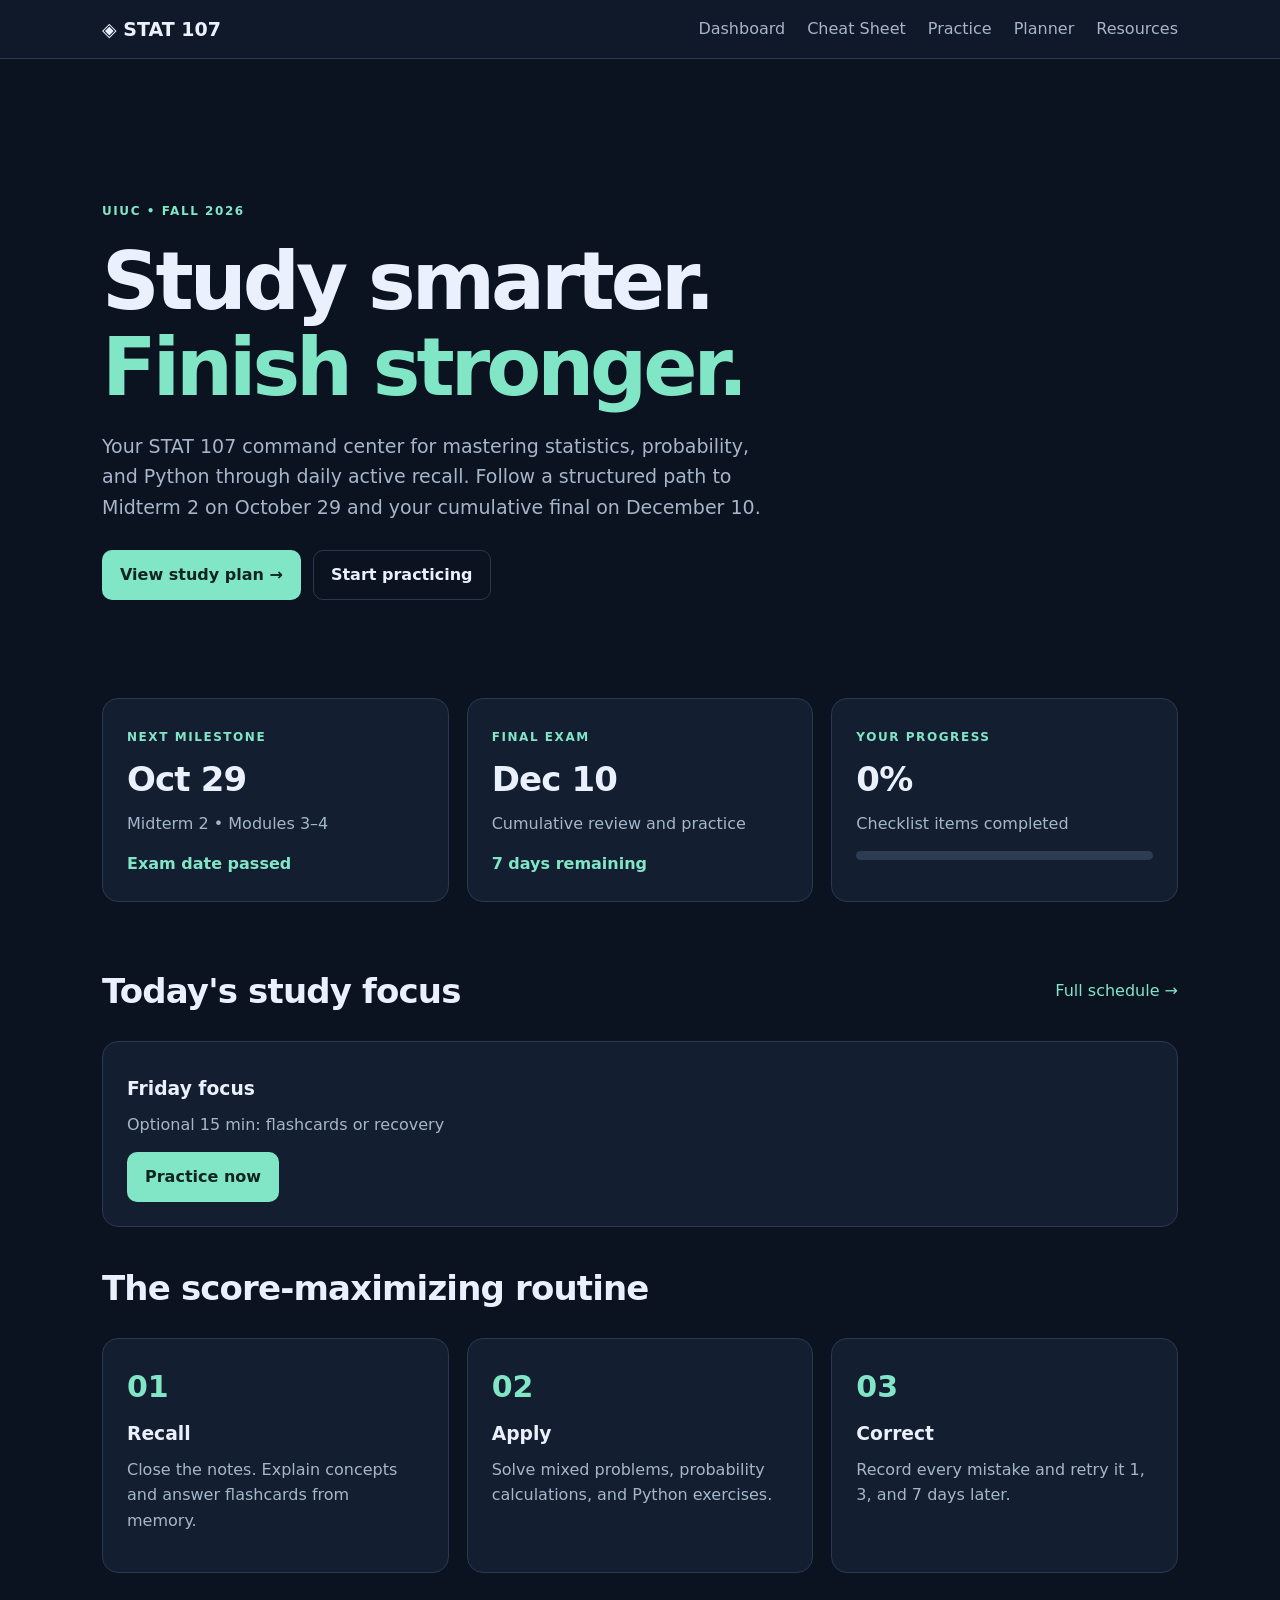
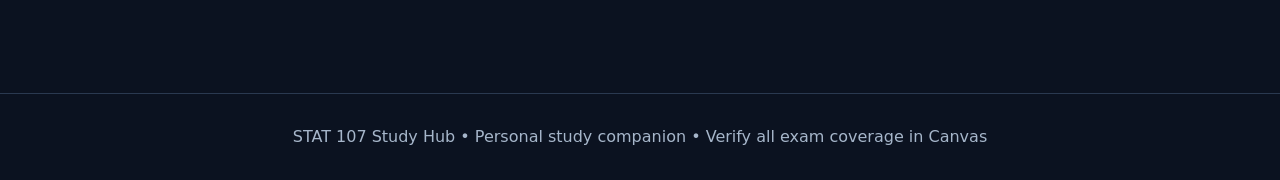
<file: index.html>
<!doctype html><html lang="en"><head><meta charset="utf-8"><meta name="viewport" content="width=device-width,initial-scale=1"><title>STAT 107 | Study Command Center</title><link rel="stylesheet" href="style.css"></head><body><header><nav><a class="brand" href="index.html">◈ STAT 107</a><button id="menu" aria-label="Toggle navigation">☰</button><div id="links"><a href="index.html">Dashboard</a><a href="concepts.html">Cheat Sheet</a><a href="practice.html">Practice</a><a href="planner.html">Planner</a><a href="resources.html">Resources</a></div></nav></header><main><section class="hero"><span class="eyebrow">UIUC • FALL 2026</span><h1>Study smarter.<br><em>Finish stronger.</em></h1><p>Your STAT 107 command center for mastering statistics, probability, and Python through daily active recall. Follow a structured path to Midterm 2 on October 29 and your cumulative final on December 10.</p><div class="actions"><a class="btn" href="planner.html">View study plan →</a><a class="btn secondary" href="practice.html">Start practicing</a></div></section><div class="grid three"><article class="panel"><small>NEXT MILESTONE</small><h2>Oct 29</h2><p>Midterm 2 • Modules 3–4</p><strong id="midCountdown"></strong></article><article class="panel"><small>FINAL EXAM</small><h2>Dec 10</h2><p>Cumulative review and practice</p><strong id="finalCountdown"></strong></article><article class="panel"><small>YOUR PROGRESS</small><h2 id="progress">0%</h2><p>Checklist items completed</p><div class="meter"><div id="progressBar"></div></div></article></div><section><div class="section-title"><h2>Today's study focus</h2><a href="planner.html">Full schedule →</a></div><article class="panel"><h3 id="todayTitle">Daily practice</h3><p id="todayTask">Review your course concepts and solve questions without notes.</p><a class="btn" href="practice.html">Practice now</a></article></section><section><h2>The score-maximizing routine</h2><div class="grid three"><article class="panel"><span class="number">01</span><h3>Recall</h3><p>Close the notes. Explain concepts and answer flashcards from memory.</p></article><article class="panel"><span class="number">02</span><h3>Apply</h3><p>Solve mixed problems, probability calculations, and Python exercises.</p></article><article class="panel"><span class="number">03</span><h3>Correct</h3><p>Record every mistake and retry it 1, 3, and 7 days later.</p></article></div></section></main><footer>STAT 107 Study Hub • Personal study companion • Verify all exam coverage in Canvas</footer><script src="data.js"></script><script src="app.js"></script></body></html>
</file>
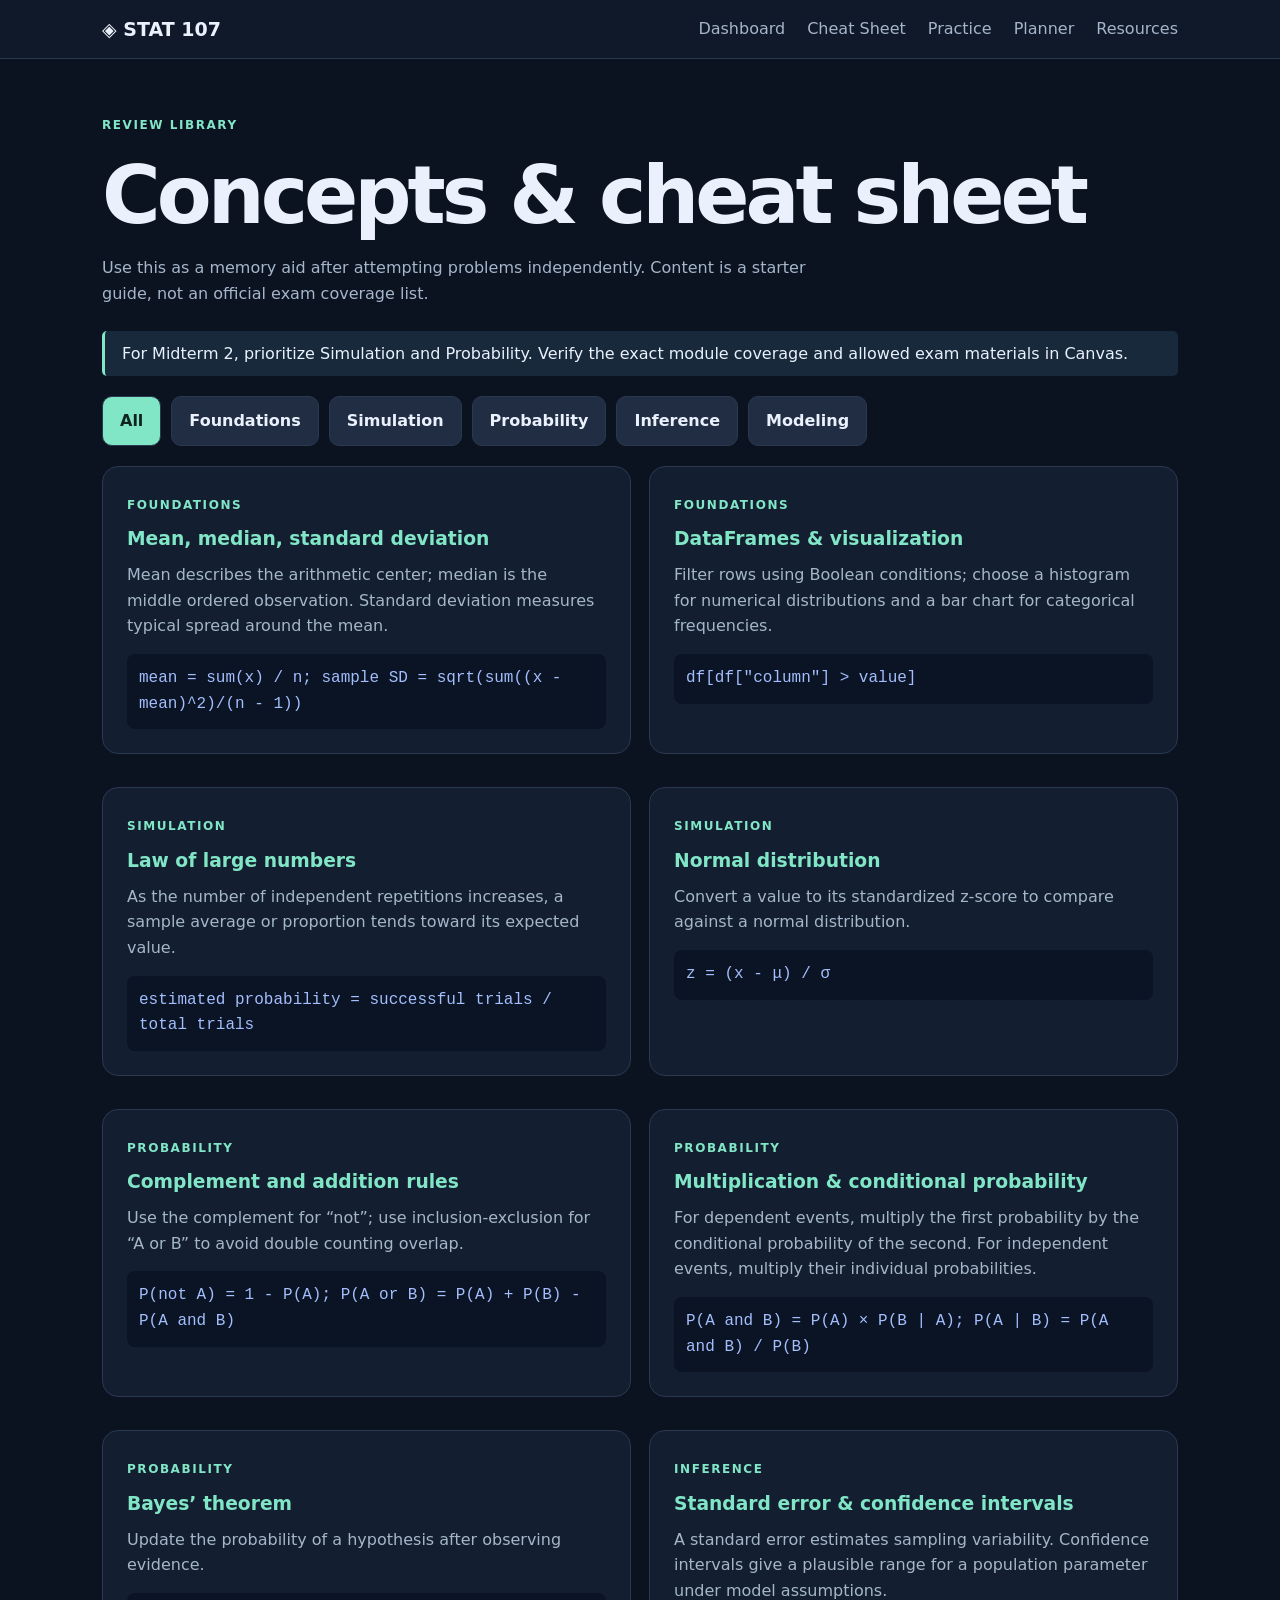
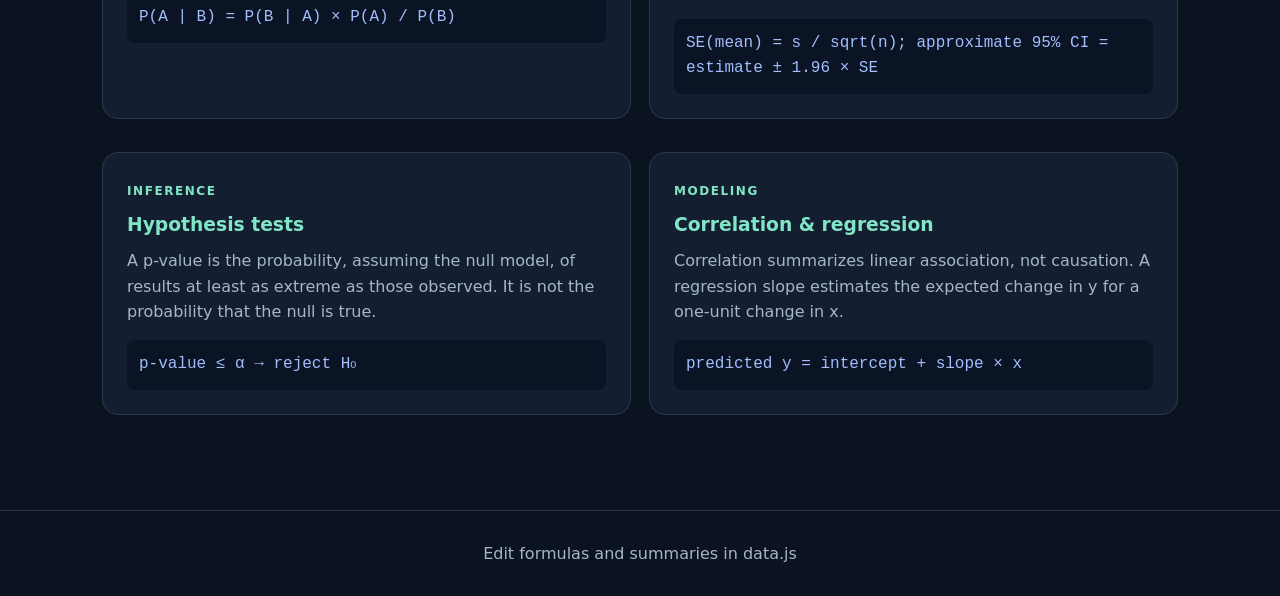
<file: concepts.html>
<!doctype html><html lang="en"><head><meta charset="utf-8"><meta name="viewport" content="width=device-width,initial-scale=1"><title>Cheat Sheet | STAT 107</title><link rel="stylesheet" href="style.css"></head><body><header><nav><a class="brand" href="index.html">◈ STAT 107</a><button id="menu">☰</button><div id="links"><a href="index.html">Dashboard</a><a href="concepts.html">Cheat Sheet</a><a href="practice.html">Practice</a><a href="planner.html">Planner</a><a href="resources.html">Resources</a></div></nav></header><main><div class="page-head"><small>REVIEW LIBRARY</small><h1>Concepts & cheat sheet</h1><p>Use this as a memory aid after attempting problems independently. Content is a starter guide, not an official exam coverage list.</p></div><div class="notice">For Midterm 2, prioritize Simulation and Probability. Verify the exact module coverage and allowed exam materials in Canvas.</div><div id="conceptTabs" class="tabs"></div><div id="concepts" class="grid two"></div></main><footer>Edit formulas and summaries in data.js</footer><script src="data.js"></script><script src="app.js"></script></body></html>
</file>
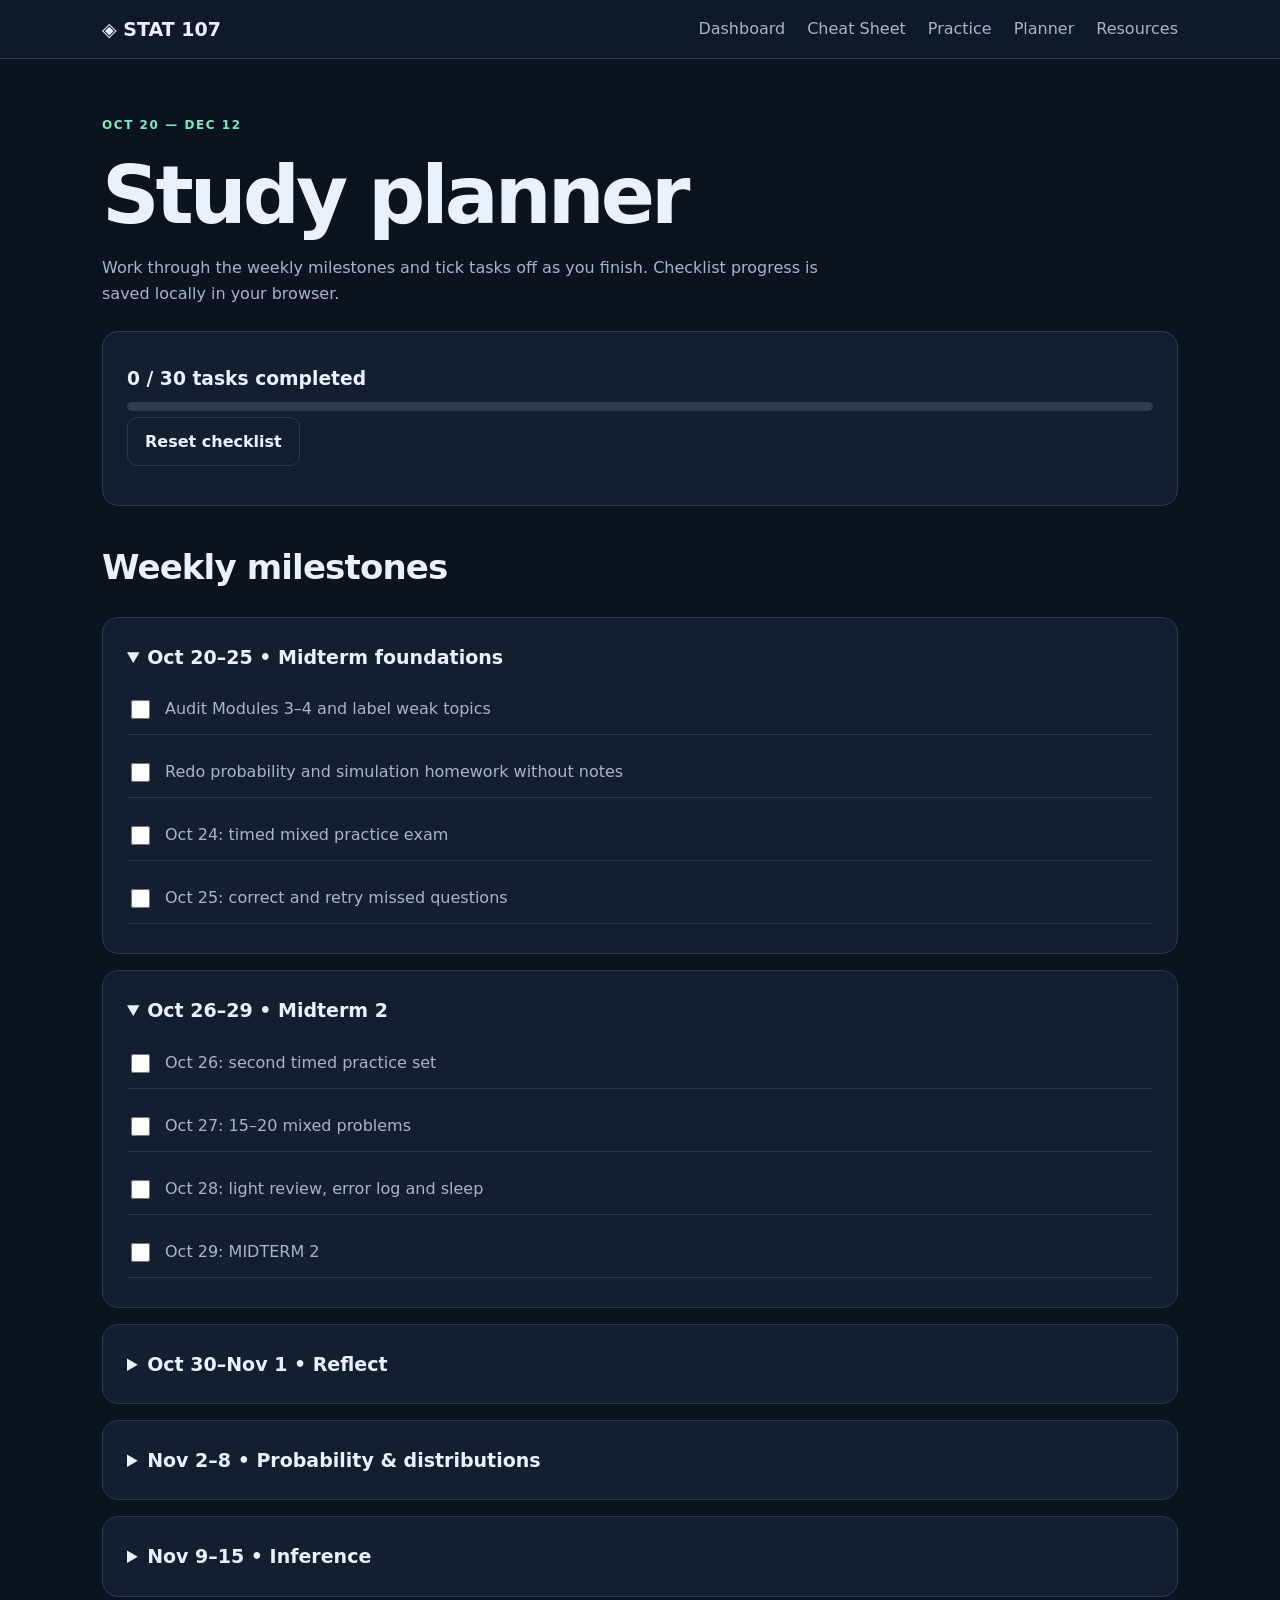
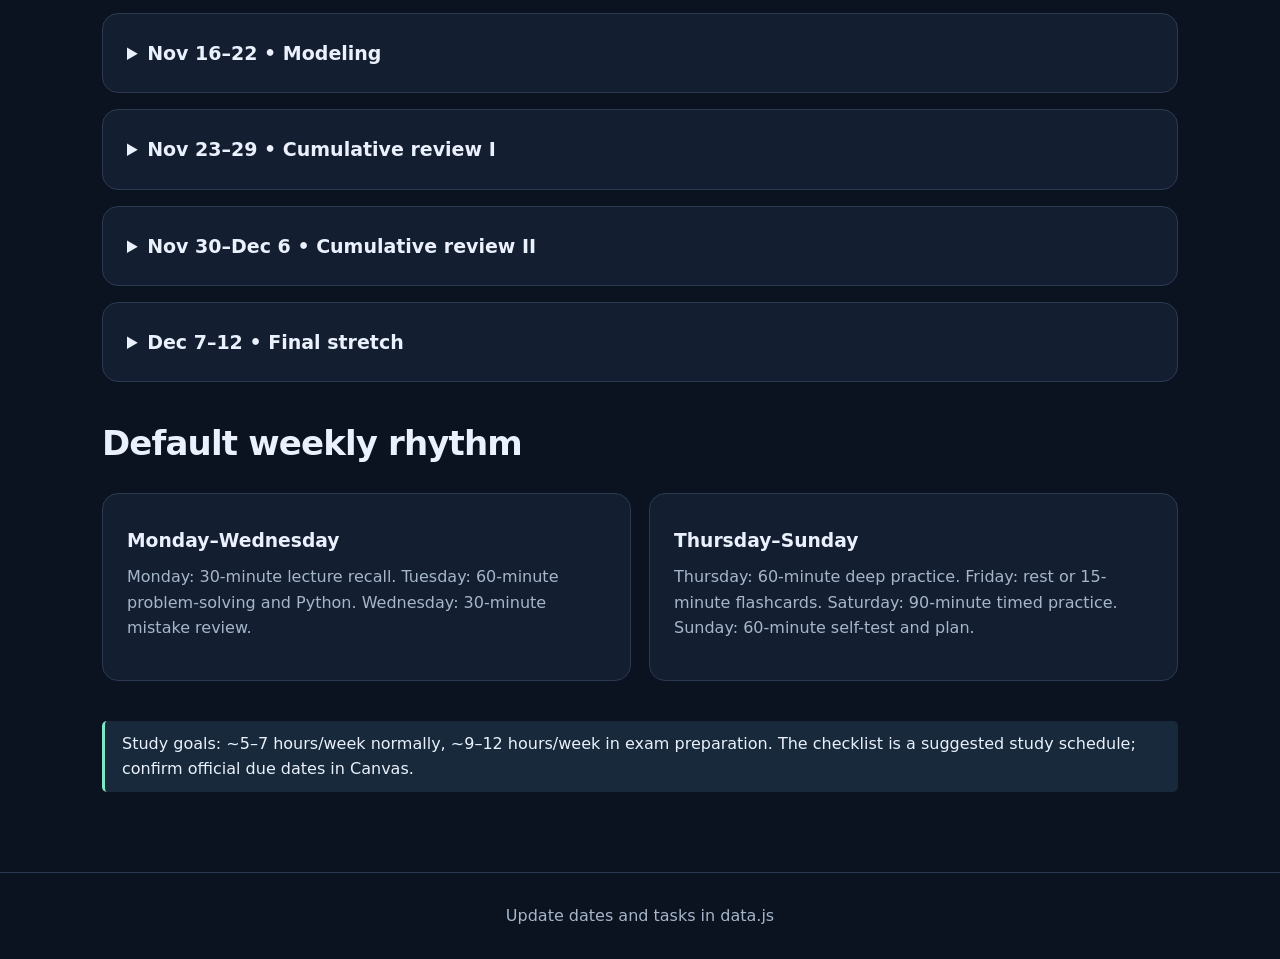
<file: planner.html>
<!doctype html><html lang="en"><head><meta charset="utf-8"><meta name="viewport" content="width=device-width,initial-scale=1"><title>Planner | STAT 107</title><link rel="stylesheet" href="style.css"></head><body><header><nav><a class="brand" href="index.html">◈ STAT 107</a><button id="menu">☰</button><div id="links"><a href="index.html">Dashboard</a><a href="concepts.html">Cheat Sheet</a><a href="practice.html">Practice</a><a href="planner.html">Planner</a><a href="resources.html">Resources</a></div></nav></header><main><div class="page-head"><small>OCT 20 — DEC 12</small><h1>Study planner</h1><p>Work through the weekly milestones and tick tasks off as you finish. Checklist progress is saved locally in your browser.</p></div><div class="panel"><h3 id="plannerProgress">0 tasks completed</h3><div class="meter"><div id="progressBar"></div></div><p><button class="secondary" id="resetTasks">Reset checklist</button></p></div><section><h2>Weekly milestones</h2><div id="weeks"></div></section><section><h2>Default weekly rhythm</h2><div class="grid two"><article class="panel"><h3>Monday–Wednesday</h3><p>Monday: 30-minute lecture recall. Tuesday: 60-minute problem-solving and Python. Wednesday: 30-minute mistake review.</p></article><article class="panel"><h3>Thursday–Sunday</h3><p>Thursday: 60-minute deep practice. Friday: rest or 15-minute flashcards. Saturday: 90-minute timed practice. Sunday: 60-minute self-test and plan.</p></article></div></section><div class="notice">Study goals: ~5–7 hours/week normally, ~9–12 hours/week in exam preparation. The checklist is a suggested study schedule; confirm official due dates in Canvas.</div></main><footer>Update dates and tasks in data.js</footer><script src="data.js"></script><script src="app.js"></script></body></html>
</file>
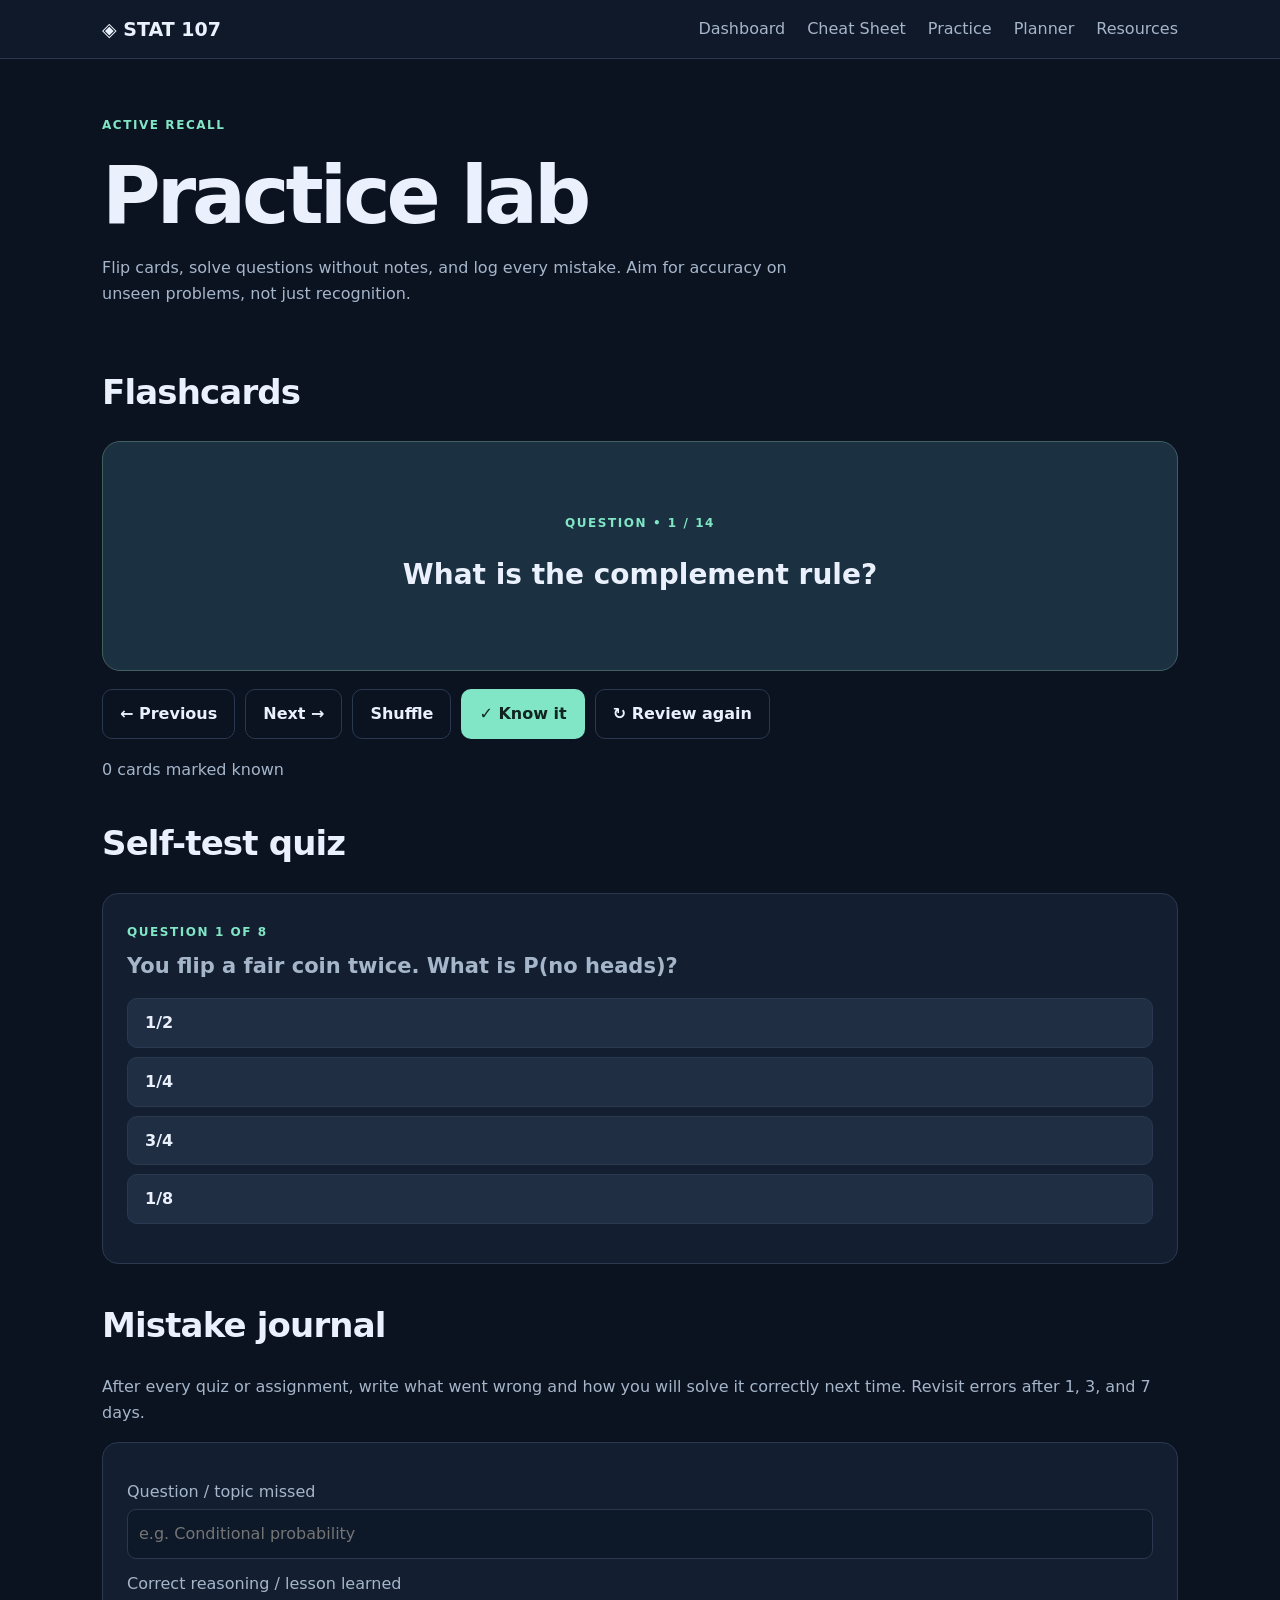
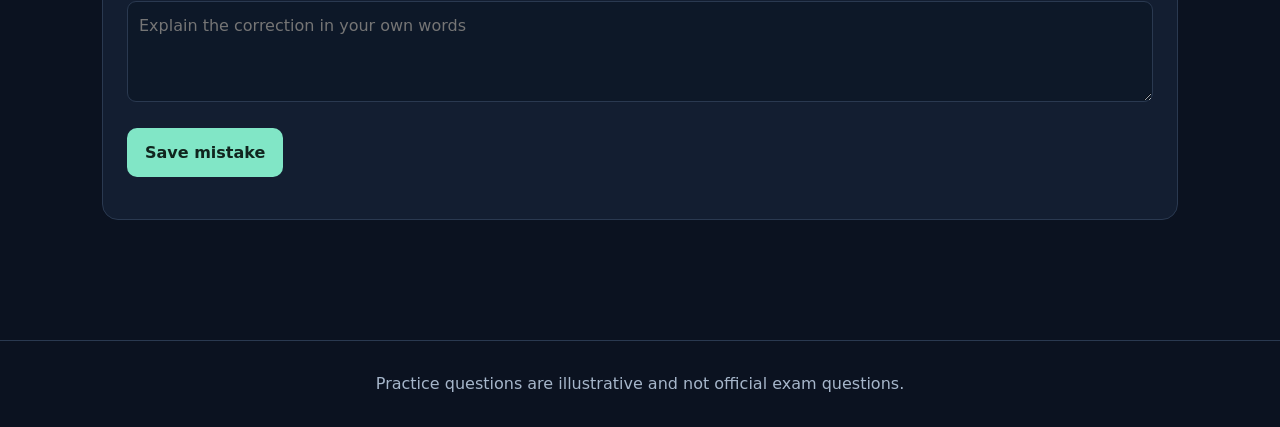
<file: practice.html>
<!doctype html><html lang="en"><head><meta charset="utf-8"><meta name="viewport" content="width=device-width,initial-scale=1"><title>Practice | STAT 107</title><link rel="stylesheet" href="style.css"></head><body><header><nav><a class="brand" href="index.html">◈ STAT 107</a><button id="menu">☰</button><div id="links"><a href="index.html">Dashboard</a><a href="concepts.html">Cheat Sheet</a><a href="practice.html">Practice</a><a href="planner.html">Planner</a><a href="resources.html">Resources</a></div></nav></header><main><div class="page-head"><small>ACTIVE RECALL</small><h1>Practice lab</h1><p>Flip cards, solve questions without notes, and log every mistake. Aim for accuracy on unseen problems, not just recognition.</p></div><section><h2>Flashcards</h2><button class="flip" id="flashcard" aria-label="Flip flashcard"></button><div class="controls"><button class="secondary" id="prevCard">← Previous</button><button class="secondary" id="nextCard">Next →</button><button class="secondary" id="shuffleCards">Shuffle</button><button id="markKnown">✓ Know it</button><button class="secondary" id="markReview">↻ Review again</button></div><p class="muted" id="cardStatus"></p></section><section><h2>Self-test quiz</h2><article class="panel" id="quiz"></article></section><section><h2>Mistake journal</h2><p>After every quiz or assignment, write what went wrong and how you will solve it correctly next time. Revisit errors after 1, 3, and 7 days.</p><form class="panel" id="errorForm"><label for="errorTopic">Question / topic missed</label><input id="errorTopic" required placeholder="e.g. Conditional probability"><label for="errorFix">Correct reasoning / lesson learned</label><textarea id="errorFix" required rows="3" placeholder="Explain the correction in your own words"></textarea><div class="controls"><button type="submit">Save mistake</button></div></form><div id="errorList" class="grid two"></div></section></main><footer>Practice questions are illustrative and not official exam questions.</footer><script src="data.js"></script><script src="app.js"></script></body></html>
</file>
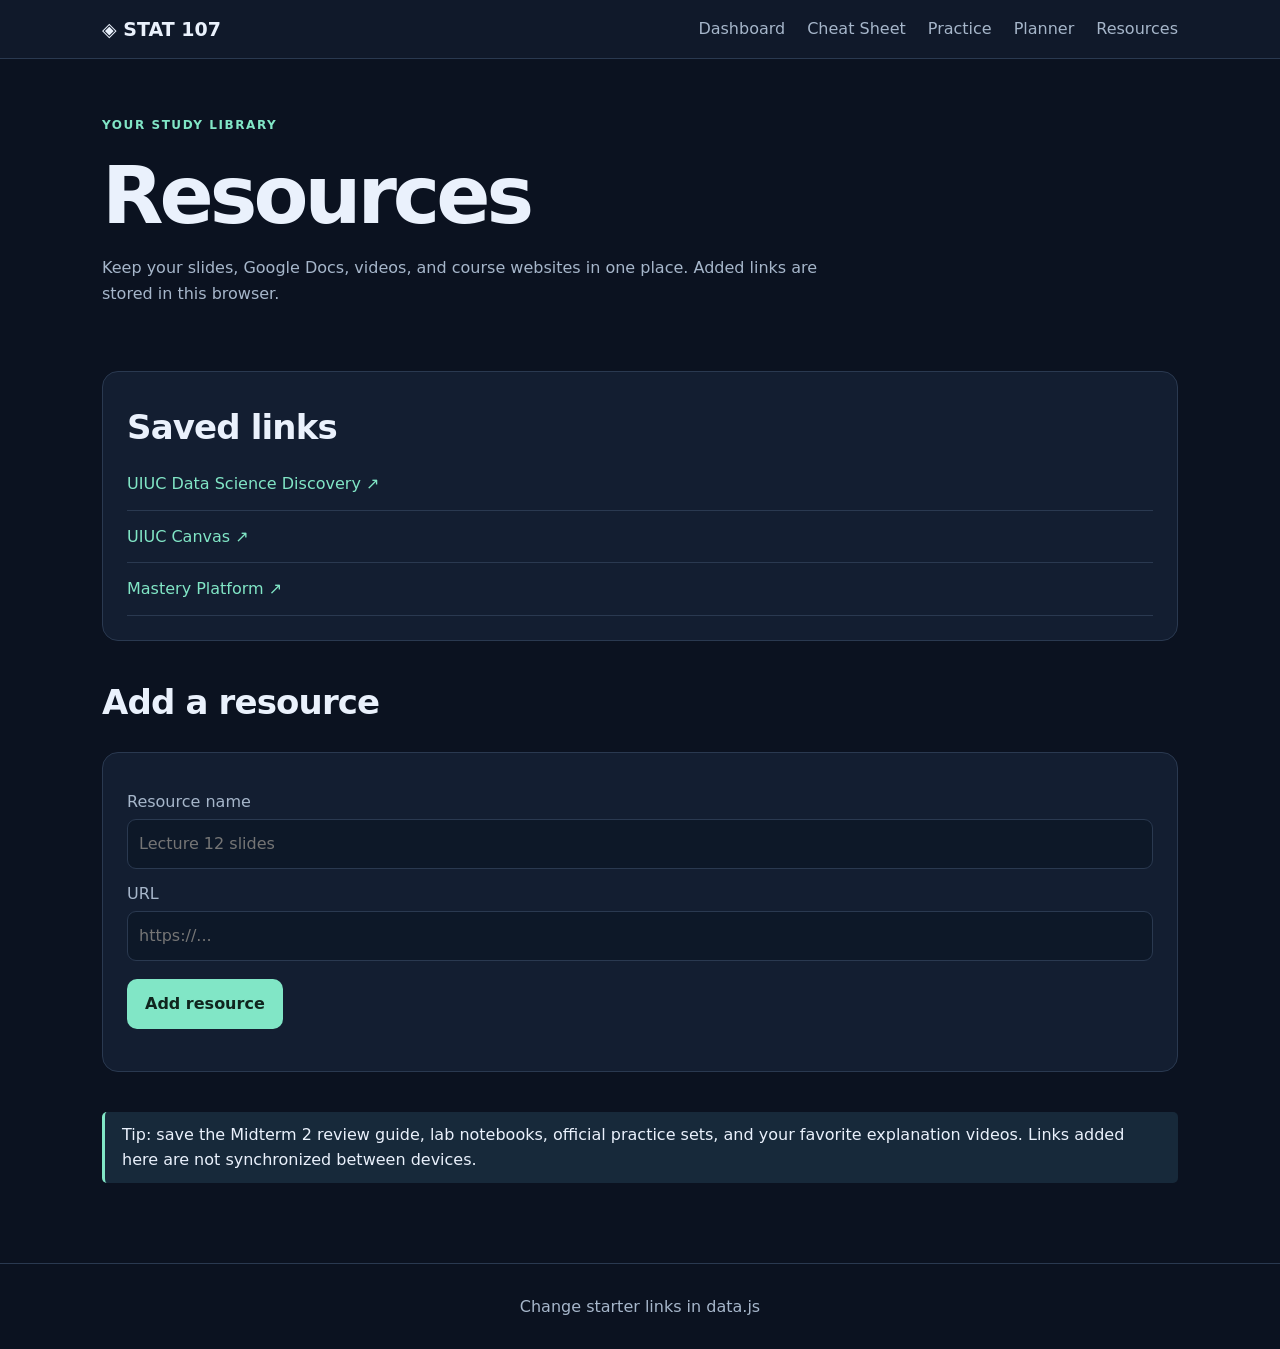
<file: resources.html>
<!doctype html><html lang="en"><head><meta charset="utf-8"><meta name="viewport" content="width=device-width,initial-scale=1"><title>Resources | STAT 107</title><link rel="stylesheet" href="style.css"></head><body><header><nav><a class="brand" href="index.html">◈ STAT 107</a><button id="menu">☰</button><div id="links"><a href="index.html">Dashboard</a><a href="concepts.html">Cheat Sheet</a><a href="practice.html">Practice</a><a href="planner.html">Planner</a><a href="resources.html">Resources</a></div></nav></header><main><div class="page-head"><small>YOUR STUDY LIBRARY</small><h1>Resources</h1><p>Keep your slides, Google Docs, videos, and course websites in one place. Added links are stored in this browser.</p></div><section><article class="panel"><h2>Saved links</h2><div id="resourceList"></div></article></section><section><h2>Add a resource</h2><form class="panel" id="resourceForm"><label for="resourceTitle">Resource name</label><input id="resourceTitle" required placeholder="Lecture 12 slides"><label for="resourceUrl">URL</label><input id="resourceUrl" required type="url" placeholder="https://..."><div class="controls"><button type="submit">Add resource</button></div></form></section><div class="notice">Tip: save the Midterm 2 review guide, lab notebooks, official practice sets, and your favorite explanation videos. Links added here are not synchronized between devices.</div></main><footer>Change starter links in data.js</footer><script src="data.js"></script><script src="app.js"></script></body></html>
</file>
<file: style.css>
:root{--bg:#0b1220;--panel:#131e31;--line:#2a3950;--text:#eaf1fc;--muted:#a6b6ca;--accent:#81e6c6;--blue:#a3bdfd}*{box-sizing:border-box}body{margin:0;background:var(--bg);color:var(--text);font:16px/1.6 system-ui,-apple-system,Segoe UI,sans-serif}a{color:var(--accent);text-decoration:none}a:hover{text-decoration:underline}header{border-bottom:1px solid var(--line);background:#10192a;position:sticky;top:0;z-index:5}nav{max-width:1120px;margin:auto;display:flex;align-items:center;justify-content:space-between;padding:14px 22px;gap:18px}.brand{font-size:19px;font-weight:800;color:var(--text)}#links{display:flex;gap:22px}#links a{color:var(--muted)}#links a:hover{color:white}#menu{display:none}main{max-width:1120px;margin:auto;padding:30px 22px 80px}.hero{padding:68px 0 58px;max-width:820px}.eyebrow,small{letter-spacing:.13em;text-transform:uppercase;color:var(--accent);font-weight:700;font-size:12px}h1{font-size:clamp(44px,7vw,80px);line-height:1.08;letter-spacing:-.05em;margin:16px 0}h1 em{font-style:normal;color:var(--accent)}h2{font-size:clamp(24px,3vw,34px);letter-spacing:-.025em;line-height:1.25}h3{margin:8px 0}p{color:var(--muted)}.hero p{font-size:19px;max-width:670px}.actions{display:flex;gap:12px;flex-wrap:wrap;margin-top:28px}.btn,button{cursor:pointer;border:1px solid transparent;border-radius:10px;padding:11px 17px;background:var(--accent);color:#10251e;font-weight:750;font:inherit;font-weight:700}.btn{display:inline-block}.btn.secondary,button.secondary{background:transparent;color:var(--text);border-color:var(--line)}button:hover,.btn:hover{filter:brightness(1.08);text-decoration:none}.grid{display:grid;gap:18px}.three{grid-template-columns:repeat(3,1fr)}.two{grid-template-columns:repeat(2,1fr)}.panel{border:1px solid var(--line);border-radius:16px;background:var(--panel);padding:24px;min-width:0}.panel h2{margin:10px 0}.panel p{margin:6px 0 15px}.panel strong{color:var(--accent)}section{margin:40px 0}.section-title{display:flex;align-items:center;justify-content:space-between;gap:15px}.number{font-size:30px;color:var(--accent);font-weight:800}.meter{background:#2d3c50;height:9px;border-radius:10px;overflow:hidden}.meter>div{background:var(--accent);height:100%;width:0;transition:width .2s}.page-head{padding:22px 0 8px}.page-head p{max-width:730px}.tabs{display:flex;gap:10px;flex-wrap:wrap;margin:20px 0}.tab{background:#202d43;color:var(--text);border:1px solid var(--line)}.tab.active{background:var(--accent);color:#10251e}.formula{display:block;padding:12px;background:#0b1424;border-radius:8px;color:var(--blue);font-family:ui-monospace,monospace;overflow-wrap:anywhere}.concept{margin-bottom:15px}.concept h3{color:var(--accent)}.flip{min-height:230px;width:100%;display:grid;place-items:center;text-align:center;font-size:clamp(20px,3vw,28px);padding:32px;background:#1b3041;border:1px solid #42605f;border-radius:18px;color:var(--text);cursor:pointer}.flip small{display:block;margin-bottom:20px}.controls{display:flex;gap:10px;flex-wrap:wrap;margin:18px 0}.muted{color:var(--muted)}.question{font-size:21px;font-weight:650}.option{display:block;width:100%;text-align:left;margin:9px 0;background:#202e44;color:var(--text);border:1px solid var(--line)}.option.correct{border-color:#80e6c5;background:#16463d}.option.wrong{border-color:#f0a4a4;background:#552c39}.week{margin-bottom:16px}.week summary{cursor:pointer;font-weight:800;font-size:19px}.task{display:flex;gap:12px;align-items:flex-start;padding:12px 0;border-bottom:1px solid var(--line)}input[type=checkbox]{width:19px;height:19px;accent-color:#81e6c6;flex-shrink:0;margin-top:4px}input,textarea,select{font:inherit;border-radius:9px;background:#0d1828;color:var(--text);border:1px solid var(--line);padding:11px;width:100%}label{display:block;margin:12px 0 5px;color:var(--muted)}.inline-form{display:flex;gap:10px}.inline-form input{flex:1}.resource{display:flex;align-items:center;justify-content:space-between;gap:15px;padding:13px 0;border-bottom:1px solid var(--line);overflow-wrap:anywhere}.resource button{padding:5px 10px}.notice{border-left:3px solid var(--accent);padding:10px 17px;background:#17293a;border-radius:5px}.pill{display:inline-block;background:#273e4c;border-radius:50px;color:var(--accent);padding:3px 10px;font-size:13px;margin:4px}.hidden{display:none!important}footer{text-align:center;padding:30px 16px;color:var(--muted);border-top:1px solid var(--line)}@media(max-width:720px){#menu{display:block;background:transparent;color:white;padding:5px 10px}nav{flex-wrap:wrap}#links{display:none;width:100%;flex-direction:column;gap:0}#links.open{display:flex}#links a{padding:10px 0}.three,.two{grid-template-columns:1fr}.hero{padding:35px 0}.panel{padding:19px}.inline-form{flex-direction:column}}
</file>
